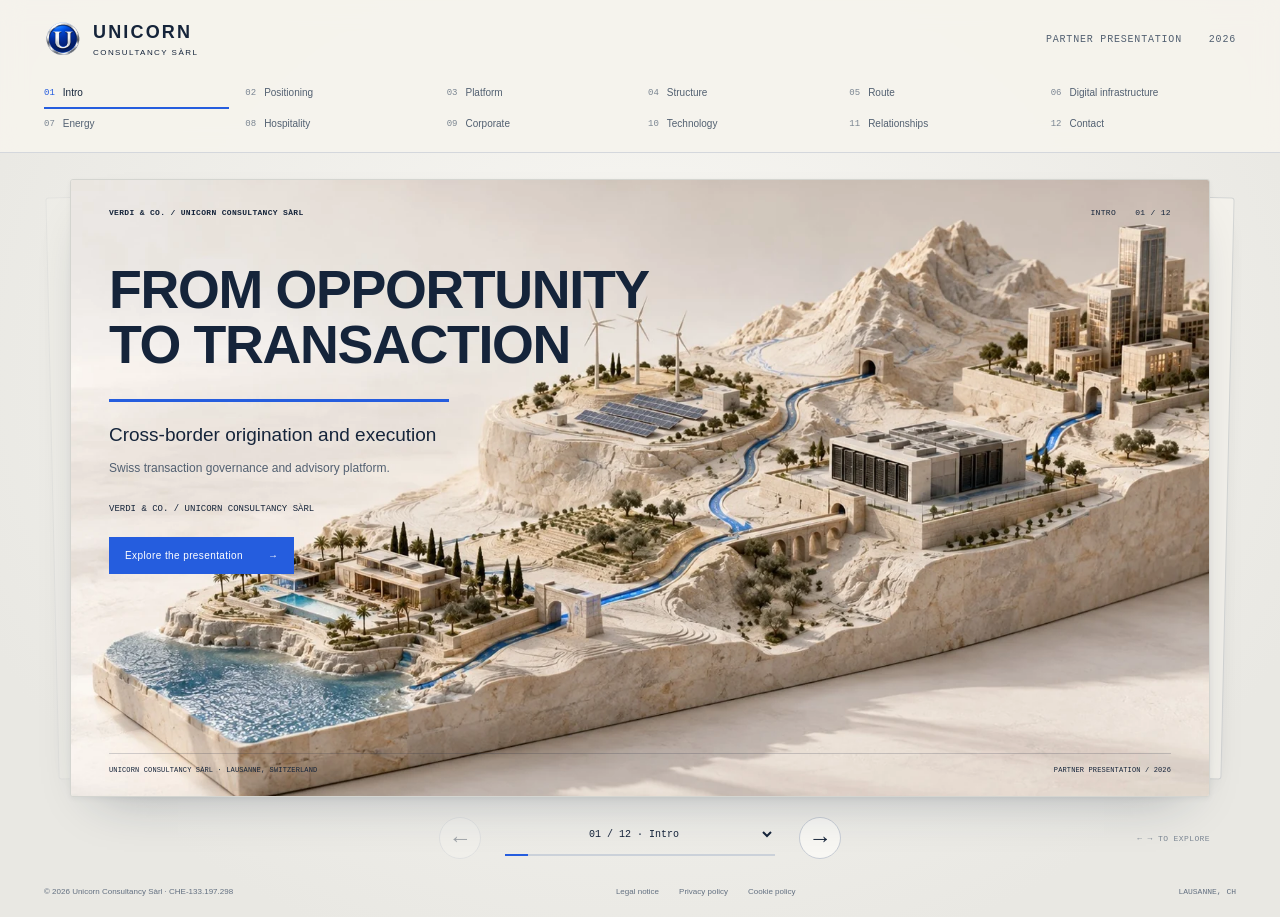
<file: index.html>
<!doctype html>
<html lang="en"><head><meta charset="utf-8"><meta name="viewport" content="width=device-width,initial-scale=1"><meta name="description" content="Verdi & Co. / Unicorn Consultancy Sàrl — a twelve-part presentation on cross-border origination, transaction governance and execution."><meta name="theme-color" content="#15243a"><title>Unicorn Consultancy Sàrl — Partner presentation</title><link rel="icon" href="assets/icons/favicon.ico" sizes="any"><link rel="icon" type="image/png" sizes="32x32" href="assets/icons/favicon-32x32.png"><link rel="icon" type="image/png" sizes="16x16" href="assets/icons/favicon-16x16.png"><link rel="apple-touch-icon" sizes="180x180" href="assets/icons/apple-touch-icon.png"><link rel="stylesheet" href="styles/main.css"><script src="scripts/main.js" defer></script></head>
<body class="presentation-page"><a class="skip-link" href="#main">Skip to presentation</a><header class="presentation-header"><div class="header-inner"><a class="brand" href="#slide-01" aria-label="Unicorn Consultancy Sàrl — first slide"><img src="assets/brand-u.png" width="34" height="34" alt=""><span>UNICORN<span class="brand-sub">CONSULTANCY SÀRL</span></span></a><span class="header-meta">PARTNER PRESENTATION <b>2026</b></span><button id="menu-toggle" class="menu-toggle" aria-controls="slide-menu" aria-expanded="false">Slides <span aria-hidden="true">☰</span></button></div><nav id="slide-menu" class="slide-menu" aria-label="Presentation sections"><button data-slide="1" aria-current="step"><span>01</span>Intro</button><button data-slide="2" ><span>02</span>Positioning</button><button data-slide="3" ><span>03</span>Platform</button><button data-slide="4" ><span>04</span>Structure</button><button data-slide="5" ><span>05</span>Route</button><button data-slide="6" ><span>06</span>Digital infrastructure</button><button data-slide="7" ><span>07</span>Energy</button><button data-slide="8" ><span>08</span>Hospitality</button><button data-slide="9" ><span>09</span>Corporate</button><button data-slide="10" ><span>10</span>Technology</button><button data-slide="11" ><span>11</span>Relationships</button><button data-slide="12" ><span>12</span>Contact</button></nav></header>
<main id="main" class="presentation-main"><div class="deck-stage" id="deck-stage" role="region" aria-roledescription="carousel" aria-label="Partner presentation"><span class="sheet-hint hint-left" aria-hidden="true"></span><span class="sheet-hint hint-right" aria-hidden="true"></span><div class="page-turn-zones" aria-label="Turn presentation sheet"><button id="sheet-previous" class="page-turn-zone zone-previous" aria-label="Previous slide" disabled><span aria-hidden="true">‹</span></button><button id="sheet-next" class="page-turn-zone zone-next" aria-label="Next slide"><span aria-hidden="true">›</span></button></div><div id="slides" class="slides"><article id="slide-01" class="slide cover" role="group" aria-roledescription="slide" aria-label="1 of 12: Intro" ><div class="slide-meta"><span>VERDI &amp; CO. / UNICORN CONSULTANCY SÀRL</span><span>INTRO <b>01 / 12</b></span></div><div class="slide-content"><div class="cover-copy"><h1 tabindex="-1">FROM OPPORTUNITY<br>TO TRANSACTION</h1><div class="blue-rule" aria-hidden="true"></div><p class="lead">Cross-border origination and execution</p><p class="intro-platform">Swiss transaction governance and advisory platform.</p><p class="cover-identity">VERDI &amp; CO. / UNICORN CONSULTANCY SÀRL</p><button class="start-button" data-slide="2">Explore the presentation <span aria-hidden="true">→</span></button></div><figure class="slide-image cover-art"><img src="assets/deck/hero-terrain.webp" alt="Carved stone terrain linking renewable energy, digital infrastructure and hospitality along a blue route." loading="lazy" decoding="async"></figure></div><div class="sheet-footer"><span>UNICORN CONSULTANCY SÀRL · LAUSANNE, SWITZERLAND</span><span>PARTNER PRESENTATION / 2026</span></div></article>
<article id="slide-02" class="slide " role="group" aria-roledescription="slide" aria-label="2 of 12: Positioning" hidden><div class="slide-meta"><span>VERDI &amp; CO. / UNICORN CONSULTANCY SÀRL</span><span>POSITIONING <b>02 / 12</b></span></div><div class="slide-content"><div class="position-layout"><div><h1 tabindex="-1">MOST OF THE WORK<br>HAPPENS BEFORE<br>A COUNTERPARTY<br>ENTERS THE ROOM</h1><div class="blue-rule" aria-hidden="true"></div><p class="lead position-copy">We establish the commercial basis, identify the relevant organisations and remain involved as information, structure and negotiating positions evolve.</p><p class="keyword-line">Authority / Positioning / Counterparty fit / Process continuity</p></div><aside class="position-aside"><span class="eyebrow">A TRANSACTION PARTNER</span><p>For opportunities that require judgement before distribution.</p><span class="aside-line" aria-hidden="true"></span></aside></div></div><div class="sheet-footer"><span>UNICORN CONSULTANCY SÀRL · LAUSANNE, SWITZERLAND</span><span>PARTNER PRESENTATION / 2026</span></div></article>
<article id="slide-03" class="slide " role="group" aria-roledescription="slide" aria-label="3 of 12: Platform" hidden><div class="slide-meta"><span>VERDI &amp; CO. / UNICORN CONSULTANCY SÀRL</span><span>PLATFORM <b>03 / 12</b></span></div><div class="slide-content"><h1 tabindex="-1">PLATFORM AT A GLANCE</h1><div class="blue-rule" aria-hidden="true"></div><p class="lead">Senior-led. International. Commercially focused.</p><div class="metrics"><div><strong>10<span>+</span></strong><h2>Years of experience</h2><p>Cross-border commercial and advisory work</p></div><div><strong>10<span>+</span></strong><h2>Markets</h2><p>Europe, LATAM, the United States and selected MEA and APAC</p></div><div><strong>$250M<span>+</span></strong><h2>Assets under advisory</h2><p>Public Verdi &amp; Co. profile metric; not completed transaction volume</p></div></div><div class="sector-block"><p class="eyebrow">SECTOR FOCUS</p><div class="sectors"><span>Digital infrastructure</span><span>Energy and BESS</span><span>Hospitality and real assets</span><span>Selected corporate transactions</span></div></div><p class="qualification">Experience and project examples reflect the relevant engagement stage.</p></div><div class="sheet-footer"><span>UNICORN CONSULTANCY SÀRL · LAUSANNE, SWITZERLAND</span><span>PARTNER PRESENTATION / 2026</span></div></article>
<article id="slide-04" class="slide " role="group" aria-roledescription="slide" aria-label="4 of 12: Structure" hidden><div class="slide-meta"><span>VERDI &amp; CO. / UNICORN CONSULTANCY SÀRL</span><span>STRUCTURE <b>04 / 12</b></span></div><div class="slide-content"><h1 tabindex="-1">OPERATING STRUCTURE</h1><div class="blue-rule" aria-hidden="true"></div><p class="lead">Distinct responsibilities within one transaction process.</p><div class="structure-grid"><section class="structure-panel"><p class="eyebrow">ORIGINATION / POSITIONING / CONTINUITY</p><h2>Verdi &amp; Co.</h2><p class="person">Djamal Gakhverdiev</p><ul><li>Strategic origination and project assessment</li><li>Transaction positioning and counterparty strategy</li><li>Relationship continuity as the process develops</li></ul></section><section class="structure-panel"><p class="eyebrow">CONTRACTING / GOVERNANCE / ECONOMICS</p><h2>Unicorn Consultancy Sàrl</h2><p class="person">Swiss operating company</p><ul><li>Contracting and transaction governance</li><li>Confidentiality and process documentation</li><li>Transaction-specific payment architecture</li></ul></section></div><p class="qualification">Scope and economics are defined for each opportunity within the applicable legal and regulatory perimeter.</p></div><div class="sheet-footer"><span>UNICORN CONSULTANCY SÀRL · LAUSANNE, SWITZERLAND</span><span>PARTNER PRESENTATION / 2026</span></div></article>
<article id="slide-05" class="slide " role="group" aria-roledescription="slide" aria-label="5 of 12: Route" hidden><div class="slide-meta"><span>VERDI &amp; CO. / UNICORN CONSULTANCY SÀRL</span><span>ROUTE <b>05 / 12</b></span></div><div class="slide-content"><div class="split"><div><h1 tabindex="-1">A CONTROLLED<br>ROUTE TO MARKET</h1><div class="blue-rule" aria-hidden="true"></div><p class="lead">Each phase creates the basis for the next.</p><ol class="numbered-list"><li><span>01</span><div><h2>Qualify</h2><p>Authority, evidence and commercial basis</p></div></li><li><span>02</span><div><h2>Position</h2><p>Perimeter, structure and disclosure sequence</p></div></li><li><span>03</span><div><h2>Match</h2><p>Mandate, capital and strategic fit</p></div></li><li><span>04</span><div><h2>Engage</h2><p>Controlled access and direct dialogue</p></div></li><li><span>05</span><div><h2>Progress</h2><p>Diligence, negotiation and milestones</p></div></li></ol></div><figure class="slide-image route-art"><img src="assets/deck/transaction-route.webp" alt="Five stone gateways along a continuous vivid blue route." loading="lazy" decoding="async"></figure></div></div><div class="sheet-footer"><span>UNICORN CONSULTANCY SÀRL · LAUSANNE, SWITZERLAND</span><span>PARTNER PRESENTATION / 2026</span></div></article>
<article id="slide-06" class="slide " role="group" aria-roledescription="slide" aria-label="6 of 12: Digital infrastructure" hidden><div class="slide-meta"><span>VERDI &amp; CO. / UNICORN CONSULTANCY SÀRL</span><span>DIGITAL INFRASTRUCTURE <b>06 / 12</b></span></div><div class="slide-content"><div class="split"> <div><h1 tabindex="-1">DIGITAL<br>INFRASTRUCTURE</h1><div class="blue-rule" aria-hidden="true"></div><div class="case"><p class="eyebrow">GERMANY</p><h2 class="case-metric">100MW</h2><p class="case-detail">Initial phase / c.300MW potential</p><p>Project assessment, corporate and SPV positioning, and mapping of relevant capital and strategic counterparties.</p><p class="case-status">Confidential workstream under review.</p></div><div class="case"><p class="eyebrow">POLAND</p><h2 class="case-metric">60MW</h2><p class="case-detail">Stated potential to 108MW</p><p>Project review and operator, hyperscaler and investor route assessment.</p><p class="case-status">Preliminary review subject to documentary confirmation.</p></div><p class="qualification">Project parameters and review-stage examples; not completed transaction claims.</p></div><figure class="slide-image "><img src="assets/deck/digital-infrastructure.webp" alt="Stone architectural model of a data centre connected by blue infrastructure routes." loading="lazy" decoding="async"></figure></div></div><div class="sheet-footer"><span>UNICORN CONSULTANCY SÀRL · LAUSANNE, SWITZERLAND</span><span>PARTNER PRESENTATION / 2026</span></div></article>
<article id="slide-07" class="slide " role="group" aria-roledescription="slide" aria-label="7 of 12: Energy" hidden><div class="slide-meta"><span>VERDI &amp; CO. / UNICORN CONSULTANCY SÀRL</span><span>ENERGY <b>07 / 12</b></span></div><div class="slide-content"><h1 tabindex="-1">ENERGY ORIGINATION</h1><div class="blue-rule" aria-hidden="true"></div><p class="lead">Two mandates, stated at the stage in which Verdi &amp; Co. was involved.</p><div class="energy-grid"><div class="case"><p class="eyebrow">CARIBBEAN · SOLAR PV</p><h2 class="case-metric">≈800MW</h2><p class="case-detail">Diversified portfolio under a signed sell-side mandate</p><p>Institutional counterparty evaluation and diligence activity. Four IPPs were in evaluation at the relevant stage.</p></div><div class="case"><p class="eyebrow">NORTHERN EUROPE · WIND</p><h2 class="case-metric">≈2GW</h2><p class="case-detail">Offshore and onshore wind developer platform</p><p>Relationship facilitation with a UK investment fund and transaction dialogue with the developer.</p></div></div><p class="qualification">Historical origination examples. Figures are project parameters, not completed transaction volume.</p></div><div class="sheet-footer"><span>UNICORN CONSULTANCY SÀRL · LAUSANNE, SWITZERLAND</span><span>PARTNER PRESENTATION / 2026</span></div></article>
<article id="slide-08" class="slide " role="group" aria-roledescription="slide" aria-label="8 of 12: Hospitality" hidden><div class="slide-meta"><span>VERDI &amp; CO. / UNICORN CONSULTANCY SÀRL</span><span>HOSPITALITY <b>08 / 12</b></span></div><div class="slide-content"><div class="split"><div><h1 tabindex="-1">HOSPITALITY<br>AND REAL ASSETS</h1><div class="blue-rule" aria-hidden="true"></div><div class="case"><p class="eyebrow">EASTERN MEDITERRANEAN</p><h2 class="case-metric">250+ keys</h2><p class="case-detail">c.€100m owner-led transaction</p><p>Owner-side access, commercial positioning, buyer and capital mapping, with controlled engagement of selected hotel investors and operators.</p></div><div class="case"><p class="eyebrow">SOUTHERN EUROPE</p><h2 class="case-metric">c.€15m</h2><p class="case-detail">Equity requirement for branded hotel and residences</p><p>Project review, capital structure assessment and investor fit analysis.</p><p class="case-status">Preliminary capital process under review.</p></div><p class="qualification">Selected engagement examples; figures do not represent completed transaction volume.</p></div><figure class="slide-image "><img src="assets/deck/hospitality.webp" alt="Carved stone hospitality and resort model with a blue route." loading="lazy" decoding="async"></figure></div></div><div class="sheet-footer"><span>UNICORN CONSULTANCY SÀRL · LAUSANNE, SWITZERLAND</span><span>PARTNER PRESENTATION / 2026</span></div></article>
<article id="slide-09" class="slide " role="group" aria-roledescription="slide" aria-label="9 of 12: Corporate" hidden><div class="slide-meta"><span>VERDI &amp; CO. / UNICORN CONSULTANCY SÀRL</span><span>CORPORATE <b>09 / 12</b></span></div><div class="slide-content"><div class="split"><div><h1 tabindex="-1">CORPORATE<br>TRANSACTIONS</h1><div class="blue-rule" aria-hidden="true"></div><div class="case"><p class="eyebrow">CONSTRUCTION TECHNOLOGY · EUROPE</p><h2 class="case-metric">c.€40m+</h2><p class="case-detail">Indicative valuation</p><p>Shareholder dialogue and full-exit or growth-equity positioning. Strategic acquirer and financial sponsor routes assessed.</p><p class="case-status">Exploratory shareholder-led process.</p></div><div class="case"><p class="eyebrow">OPERATING PLATFORM · SOUTHEAST EUROPE</p><h2 class="case-metric">c.€30m</h2><p class="case-detail">Consideration for an owner-led full sale</p><p>Buyer qualification and transaction-structure dialogue for a potential 100% acquisition.</p><p class="case-status">Credible-buyer route under qualification.</p></div><p class="qualification">Indicative parameters and process-stage examples; not completed transaction claims.</p></div><figure class="slide-image "><img src="assets/deck/corporate-transactions.webp" alt="Corporate infrastructure model in stone with blue transaction connections." loading="lazy" decoding="async"></figure></div></div><div class="sheet-footer"><span>UNICORN CONSULTANCY SÀRL · LAUSANNE, SWITZERLAND</span><span>PARTNER PRESENTATION / 2026</span></div></article>
<article id="slide-10" class="slide " role="group" aria-roledescription="slide" aria-label="10 of 12: Technology" hidden><div class="slide-meta"><span>VERDI &amp; CO. / UNICORN CONSULTANCY SÀRL</span><span>TECHNOLOGY <b>10 / 12</b></span></div><div class="slide-content"><div class="split technology-layout"><figure class="slide-image "><img src="assets/deck/technology-special-situations.webp" alt="Technology assets connected to strategic acquirers, software groups, private equity platforms, special-situations capital and sector operators." loading="lazy" decoding="async"></figure><div><h1 tabindex="-1">TECHNOLOGY &amp;<br>SPECIAL SITUATIONS</h1><div class="blue-rule" aria-hidden="true"></div><p class="lead">Software, digital infrastructure and technology assets mapped to counterparties most capable of underwriting strategic value.</p><ol class="numbered-list technology-list"><li><span>01</span><div><h2>Market mapping</h2><p>Relevant strategic acquirers, permanent-capital groups and financial investors mapped by subsector, with known acquisition criteria, historical feedback and sector-specific buyer logic.</p></div></li><li><span>02</span><div><h2>Senior access</h2><p>Direct dialogue with decision-makers across strategic, permanent-capital, private equity and special-situations counterparties, enabling targeted, bilateral engagement where there is a clear strategic fit.</p></div></li><li><span>03</span><div><h2>Complex perimeters</h2><p>Whole companies, carve-outs, product lines, IP, customer bases and technology-enabled services, including founder exits, portfolio reviews, non-core divestments and creditor-led situations.</p></div></li></ol></div></div></div><div class="sheet-footer"><span>UNICORN CONSULTANCY SÀRL · LAUSANNE, SWITZERLAND</span><span>PARTNER PRESENTATION / 2026</span></div></article>
<article id="slide-11" class="slide " role="group" aria-roledescription="slide" aria-label="11 of 12: Relationships" hidden><div class="slide-meta"><span>VERDI &amp; CO. / UNICORN CONSULTANCY SÀRL</span><span>RELATIONSHIPS <b>11 / 12</b></span></div><div class="slide-content"><h1 tabindex="-1">RELATIONSHIP ACTIVATION</h1><div class="blue-rule" aria-hidden="true"></div><p class="lead">A counterparty route becomes relevant when the opportunity and the process are ready for direct dialogue.</p><div class="relationship-grid"><section><span class="stage-number">01</span><h2>Coherent project evidence</h2><p>The project basis supports serious review.</p></section><section><span class="stage-number">02</span><h2>Documented authority</h2><p>The owner, sponsor, SPV or source relationship is understood.</p></section><section><span class="stage-number">03</span><h2>Strategic fit</h2><p>The organisation matches the transaction thesis and known criteria.</p></section><section><span class="stage-number">04</span><h2>Agreed process and economics</h2><p>Disclosure, roles and transaction-specific economics are aligned.</p></section></div><div class="relationship-principles"><span>Known criteria guide outreach.</span><span>Disclosure follows genuine interest.</span><span>Direct dialogue begins under agreed conditions.</span></div><p class="qualification">Identity and substantive materials are released progressively as interest and confidentiality conditions develop.</p></div><div class="sheet-footer"><span>UNICORN CONSULTANCY SÀRL · LAUSANNE, SWITZERLAND</span><span>PARTNER PRESENTATION / 2026</span></div></article>
<article id="slide-12" class="slide " role="group" aria-roledescription="slide" aria-label="12 of 12: Contact" hidden><div class="slide-meta"><span>VERDI &amp; CO. / UNICORN CONSULTANCY SÀRL</span><span>CONTACT <b>12 / 12</b></span></div><div class="slide-content"><div class="contact-layout"><div><h1 tabindex="-1">A QUALIFIED<br>CONVERSATION</h1><div class="blue-rule" aria-hidden="true"></div><p class="lead">Project-specific cooperation with clear authority, relevant counterparties and agreed economics.</p><div class="contacts"><section><h2>Djamal Gakhverdiev</h2><p>Strategic Origination &amp; Business Development</p><a href="mailto:ceo@theverdico.com">ceo@theverdico.com <span aria-hidden="true">↗</span></a></section><section><h2>Adrian Michal Kudla</h2><p>Associé gérant, Unicorn Consultancy Sàrl</p><a href="mailto:adrian.kudla@unicornconsultancy.ch">adrian.kudla@unicornconsultancy.ch <span aria-hidden="true">↗</span></a></section></div><address>Unicorn Consultancy Sàrl · CHE-133.197.298<br>Rue du Simplon 37, 1006 Lausanne, Switzerland</address></div><figure class="slide-image "><img src="assets/deck/qualified-conversation.webp" alt="Stone gateway and blue bridge beside a transaction document." loading="lazy" decoding="async"></figure></div><details class="disclaimer" open><summary>Business-to-business presentation · Important information</summary><p>This presentation is a selective summary for business-to-business discussion. It is not an offer, investment recommendation, regulated brokerage appointment or professional legal, tax, technical, valuation or investment-advisory engagement. Figures and status descriptions may include third-party information. Recipients must conduct their own diligence and rely only on definitive documents executed by authorised transaction principals. Nothing creates an obligation to proceed, exclusivity, partnership, agency or authority to bind another person.</p></details></div><div class="sheet-footer"><span>UNICORN CONSULTANCY SÀRL · LAUSANNE, SWITZERLAND</span><span>PARTNER PRESENTATION / 2026</span></div></article></div></div><div class="deck-controls"><button id="previous-slide" class="arrow-button" aria-label="Previous slide" disabled><span aria-hidden="true">←</span></button><div class="progress-control"><label class="sr-only" for="slide-select">Choose a slide</label><select id="slide-select"><option value="1">01 / 12 · Intro</option><option value="2">02 / 12 · Positioning</option><option value="3">03 / 12 · Platform</option><option value="4">04 / 12 · Structure</option><option value="5">05 / 12 · Route</option><option value="6">06 / 12 · Digital infrastructure</option><option value="7">07 / 12 · Energy</option><option value="8">08 / 12 · Hospitality</option><option value="9">09 / 12 · Corporate</option><option value="10">10 / 12 · Technology</option><option value="11">11 / 12 · Relationships</option><option value="12">12 / 12 · Contact</option></select><div id="slide-progress" class="progress-track" role="progressbar" aria-label="Presentation progress" aria-valuemin="1" aria-valuemax="12" aria-valuenow="1"><span></span></div></div><button id="next-slide" class="arrow-button" aria-label="Next slide"><span aria-hidden="true">→</span></button><span class="keyboard-hint">← → TO EXPLORE</span></div><p id="slide-announcement" class="sr-only" role="status" aria-live="polite" aria-atomic="true"></p></main><footer class="presentation-footer"><span>© 2026 Unicorn Consultancy Sàrl · CHE-133.197.298</span><nav aria-label="Legal navigation"><a href="legal-notice.html">Legal notice</a><a href="privacy-policy.html">Privacy policy</a><a href="cookie-policy.html">Cookie policy</a></nav><span>LAUSANNE, CH</span></footer><noscript><style>.slide[hidden]{display:flex!important}.slide{height:auto!important;margin-bottom:24px}.page-turn-zones,.sheet-hint,.deck-controls,.slide-menu,.menu-toggle,.start-button{display:none!important}</style><p class="noscript-note">JavaScript is disabled. All twelve presentation pages are shown below one another.</p></noscript></body></html>
</file>
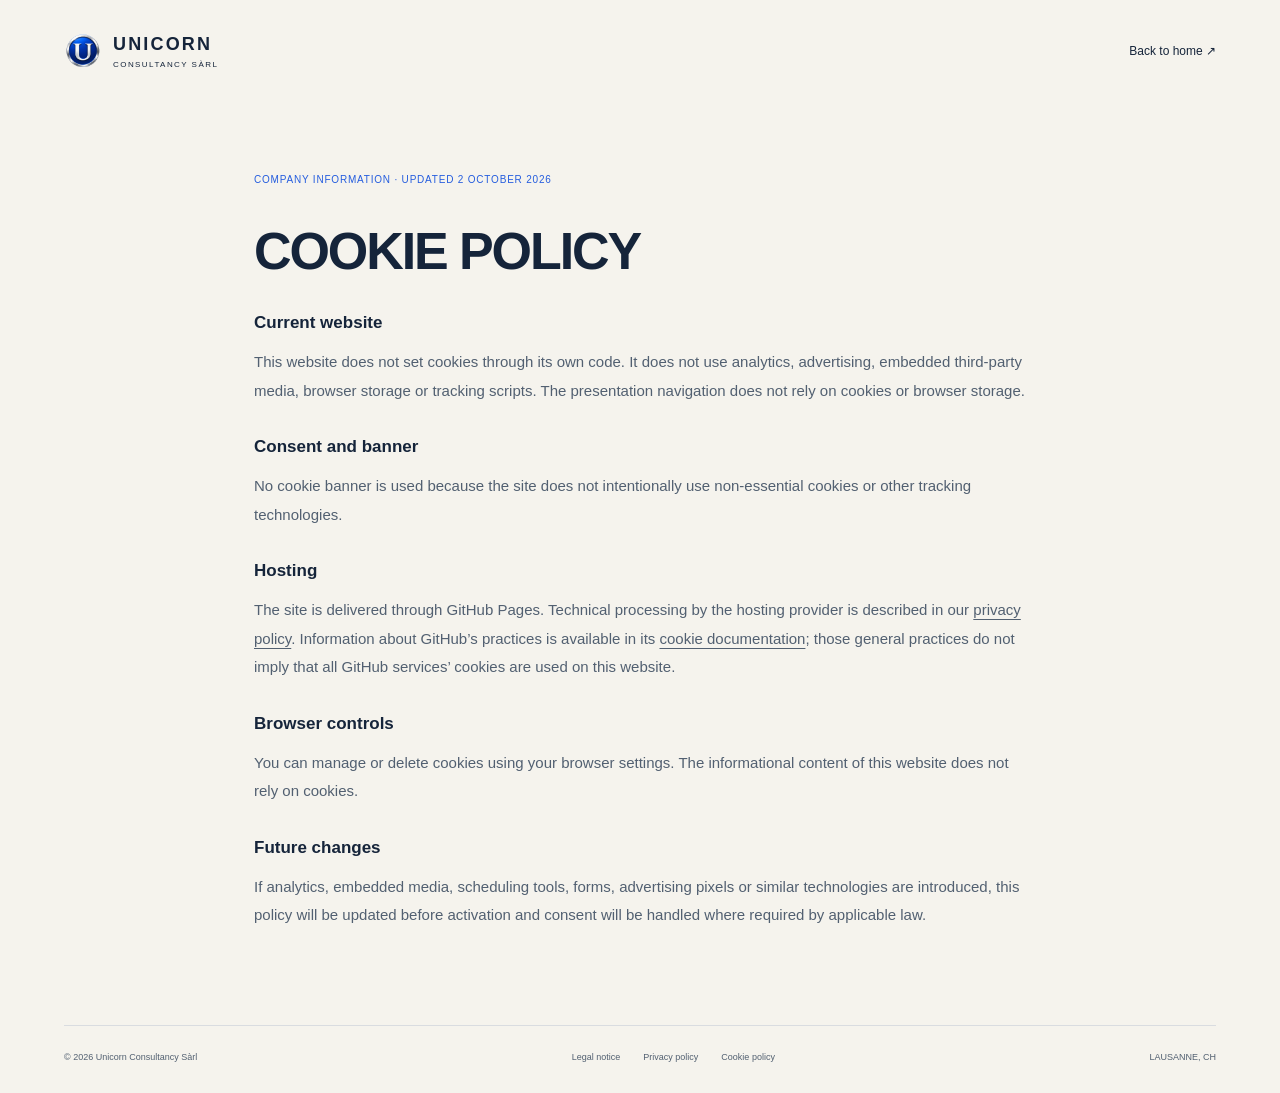
<file: cookie-policy.html>
<!doctype html>
<html lang="en"><head><meta charset="utf-8"><meta name="viewport" content="width=device-width, initial-scale=1"><meta name="description" content="Cookie policy for the Unicorn Consultancy Sàrl website."><meta name="theme-color" content="#343d32"><title>Cookie policy — Unicorn Consultancy Sàrl</title><link rel="icon" href="assets/icons/favicon.ico" sizes="any"><link rel="icon" type="image/png" sizes="32x32" href="assets/icons/favicon-32x32.png"><link rel="icon" type="image/png" sizes="16x16" href="assets/icons/favicon-16x16.png"><link rel="apple-touch-icon" sizes="180x180" href="assets/icons/apple-touch-icon.png"><link rel="stylesheet" href="styles/main.css"></head><body><a class="skip-link" href="#main">Skip to content</a><header class="site-header wrap"><a class="brand" href="./"><img src="assets/brand-u.png" width="38" height="38" alt=""><span>UNICORN<span class="brand-sub">CONSULTANCY SÀRL</span></span></a><nav aria-label="Main navigation"><a href="./">Back to home <span aria-hidden="true">↗</span></a></nav></header><main id="main" class="legal-main wrap"><p class="eyebrow">COMPANY INFORMATION · UPDATED 2 OCTOBER 2026</p>
<h1>Cookie policy</h1>
<h2>Current website</h2>
<p>This website does not set cookies through its own code. It does not use analytics, advertising, embedded third-party media, browser storage or tracking scripts. The presentation navigation does not rely on cookies or browser storage.</p>
<h2>Consent and banner</h2>
<p>No cookie banner is used because the site does not intentionally use non-essential cookies or other tracking technologies.</p>
<h2>Hosting</h2>
<p>The site is delivered through GitHub Pages. Technical processing by the hosting provider is described in our <a href="privacy-policy.html">privacy policy</a>. Information about GitHub’s practices is available in its <a href="https://docs.github.com/en/site-policy/privacy-policies/github-cookies">cookie documentation</a>; those general practices do not imply that all GitHub services’ cookies are used on this website.</p>
<h2>Browser controls</h2>
<p>You can manage or delete cookies using your browser settings. The informational content of this website does not rely on cookies.</p>
<h2>Future changes</h2>
<p>If analytics, embedded media, scheduling tools, forms, advertising pixels or similar technologies are introduced, this policy will be updated before activation and consent will be handled where required by applicable law.</p>
</main><footer class="site-footer wrap"><div class="footer-bottom"><span>© 2026 Unicorn Consultancy Sàrl</span><nav aria-label="Legal navigation"><a href="legal-notice.html">Legal notice</a><a href="privacy-policy.html">Privacy policy</a><a href="cookie-policy.html" aria-current="page">Cookie policy</a></nav><span>LAUSANNE, CH</span></div></footer></body></html>
</file>
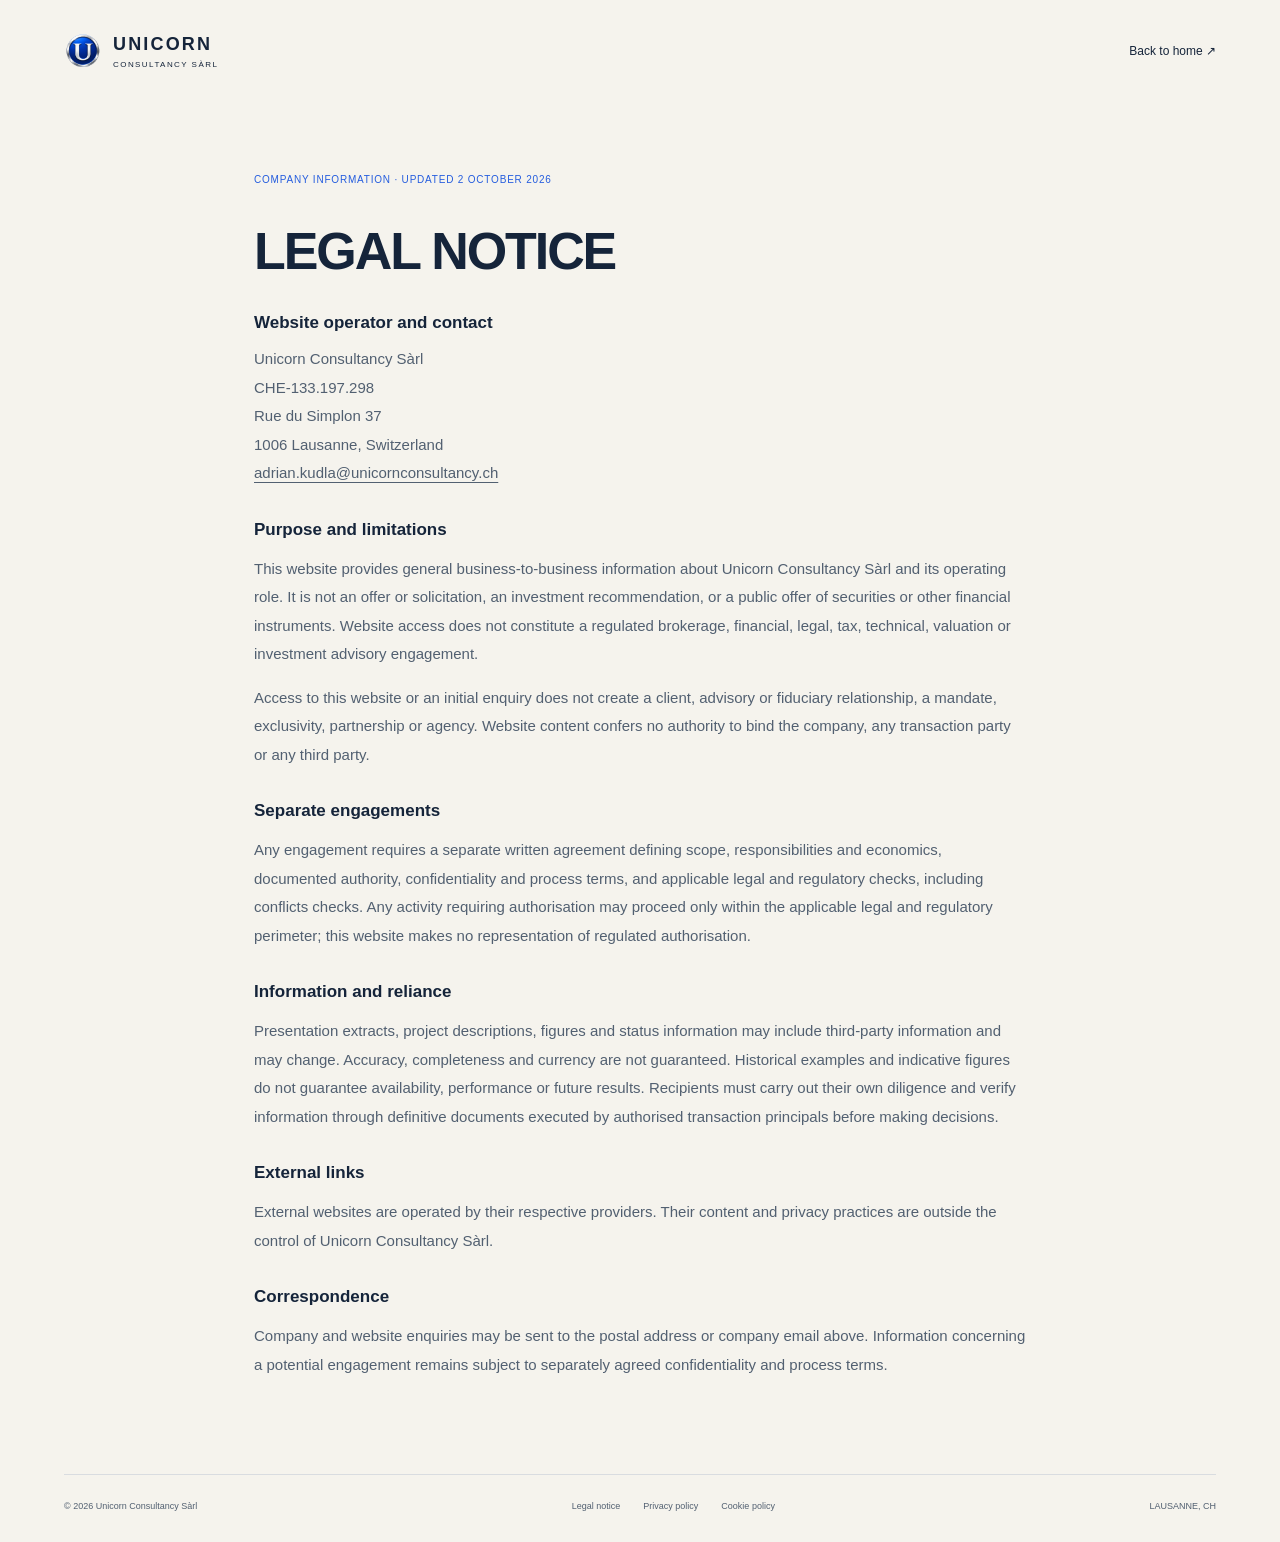
<file: legal-notice.html>
<!doctype html>
<html lang="en"><head><meta charset="utf-8"><meta name="viewport" content="width=device-width, initial-scale=1"><meta name="description" content="Legal notice for the Unicorn Consultancy Sàrl website."><meta name="theme-color" content="#343d32"><title>Legal notice — Unicorn Consultancy Sàrl</title><link rel="icon" href="assets/icons/favicon.ico" sizes="any"><link rel="icon" type="image/png" sizes="32x32" href="assets/icons/favicon-32x32.png"><link rel="icon" type="image/png" sizes="16x16" href="assets/icons/favicon-16x16.png"><link rel="apple-touch-icon" sizes="180x180" href="assets/icons/apple-touch-icon.png"><link rel="stylesheet" href="styles/main.css"></head><body><a class="skip-link" href="#main">Skip to content</a><header class="site-header wrap"><a class="brand" href="./"><img src="assets/brand-u.png" width="38" height="38" alt=""><span>UNICORN<span class="brand-sub">CONSULTANCY SÀRL</span></span></a><nav aria-label="Main navigation"><a href="./">Back to home <span aria-hidden="true">↗</span></a></nav></header><main id="main" class="legal-main wrap"><p class="eyebrow">COMPANY INFORMATION · UPDATED 2 OCTOBER 2026</p>
<h1>Legal notice</h1>
<h2>Website operator and contact</h2>
<address>Unicorn Consultancy Sàrl<br>CHE-133.197.298<br>Rue du Simplon 37<br>1006 Lausanne, Switzerland<br><a href="mailto:adrian.kudla@unicornconsultancy.ch">adrian.kudla@unicornconsultancy.ch</a></address>
<h2>Purpose and limitations</h2>
<p>This website provides general business-to-business information about Unicorn Consultancy Sàrl and its operating role. It is not an offer or solicitation, an investment recommendation, or a public offer of securities or other financial instruments. Website access does not constitute a regulated brokerage, financial, legal, tax, technical, valuation or investment advisory engagement.</p>
<p>Access to this website or an initial enquiry does not create a client, advisory or fiduciary relationship, a mandate, exclusivity, partnership or agency. Website content confers no authority to bind the company, any transaction party or any third party.</p>
<h2>Separate engagements</h2>
<p>Any engagement requires a separate written agreement defining scope, responsibilities and economics, documented authority, confidentiality and process terms, and applicable legal and regulatory checks, including conflicts checks. Any activity requiring authorisation may proceed only within the applicable legal and regulatory perimeter; this website makes no representation of regulated authorisation.</p>
<h2>Information and reliance</h2>
<p>Presentation extracts, project descriptions, figures and status information may include third-party information and may change. Accuracy, completeness and currency are not guaranteed. Historical examples and indicative figures do not guarantee availability, performance or future results. Recipients must carry out their own diligence and verify information through definitive documents executed by authorised transaction principals before making decisions.</p>
<h2>External links</h2>
<p>External websites are operated by their respective providers. Their content and privacy practices are outside the control of Unicorn Consultancy Sàrl.</p>
<h2>Correspondence</h2>
<p>Company and website enquiries may be sent to the postal address or company email above. Information concerning a potential engagement remains subject to separately agreed confidentiality and process terms.</p>
</main><footer class="site-footer wrap"><div class="footer-bottom"><span>© 2026 Unicorn Consultancy Sàrl</span><nav aria-label="Legal navigation"><a href="legal-notice.html" aria-current="page">Legal notice</a><a href="privacy-policy.html">Privacy policy</a><a href="cookie-policy.html">Cookie policy</a></nav><span>LAUSANNE, CH</span></div></footer></body></html>
</file>
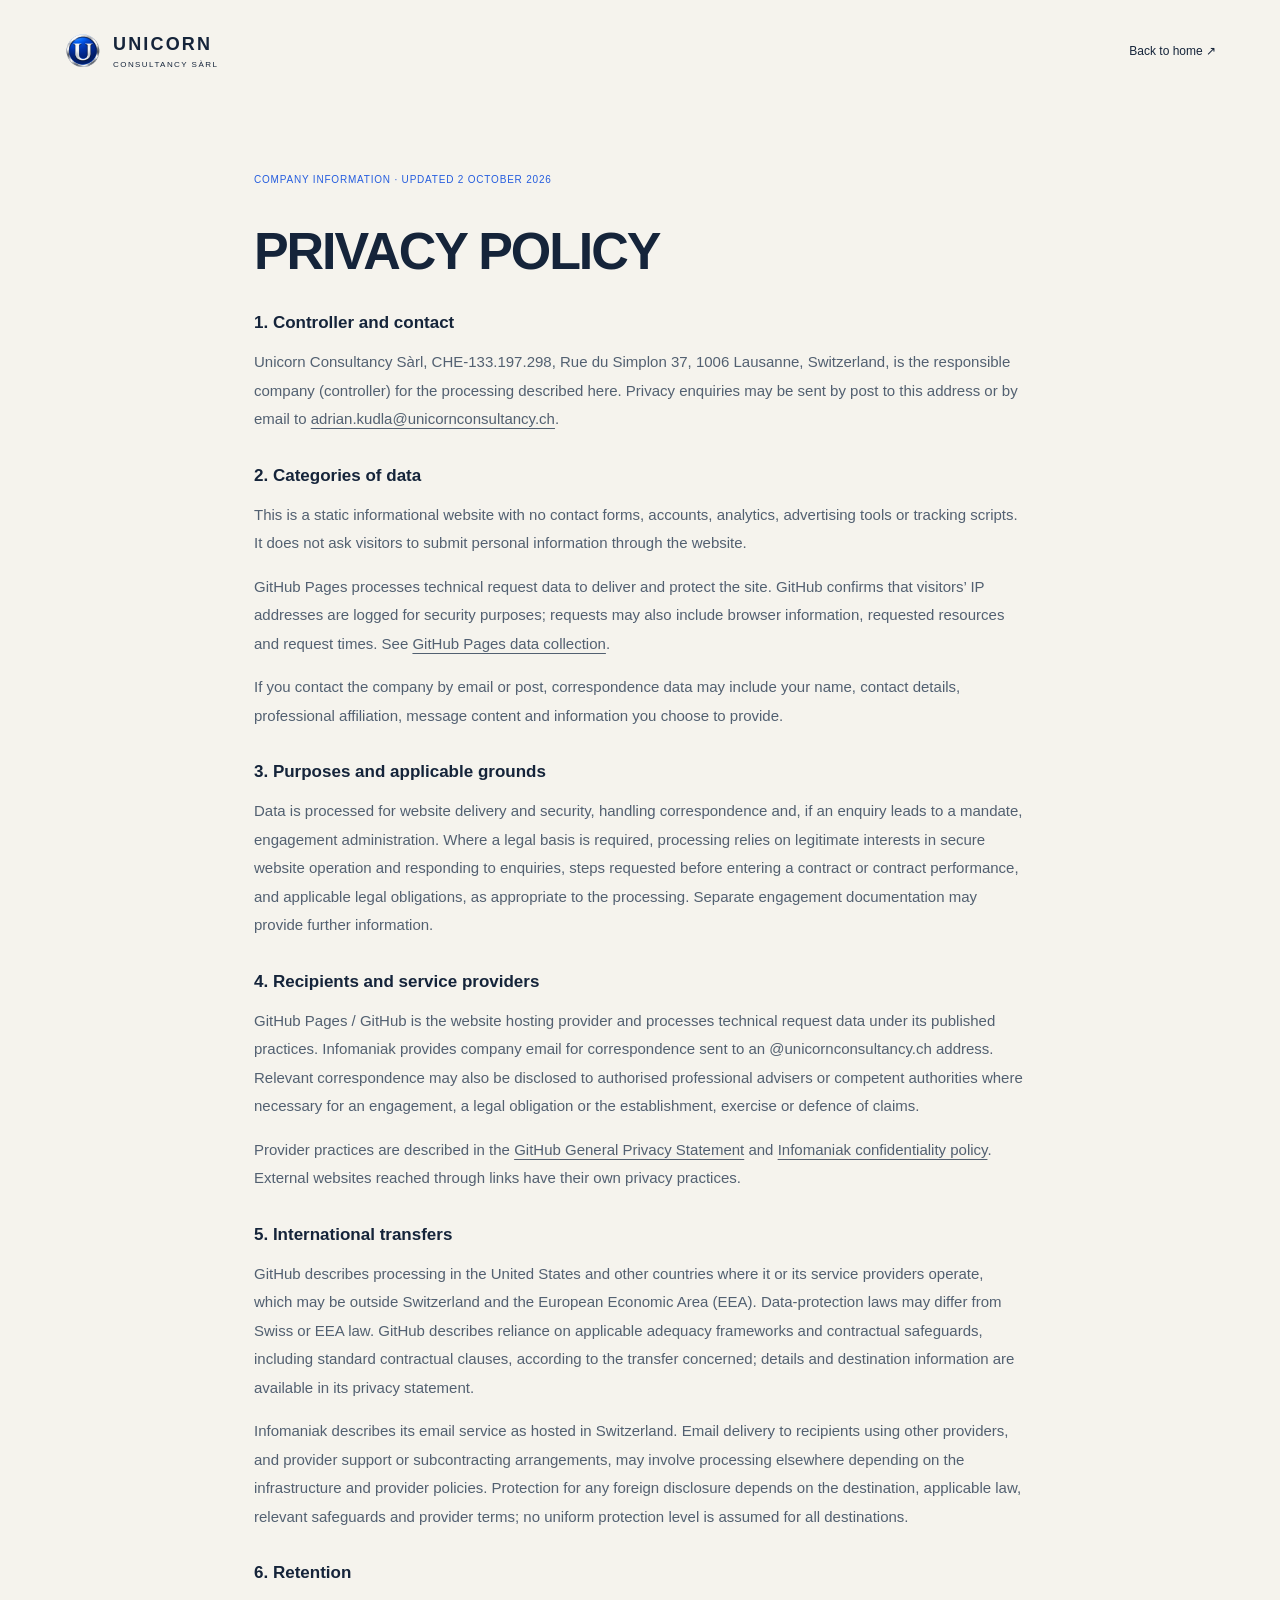
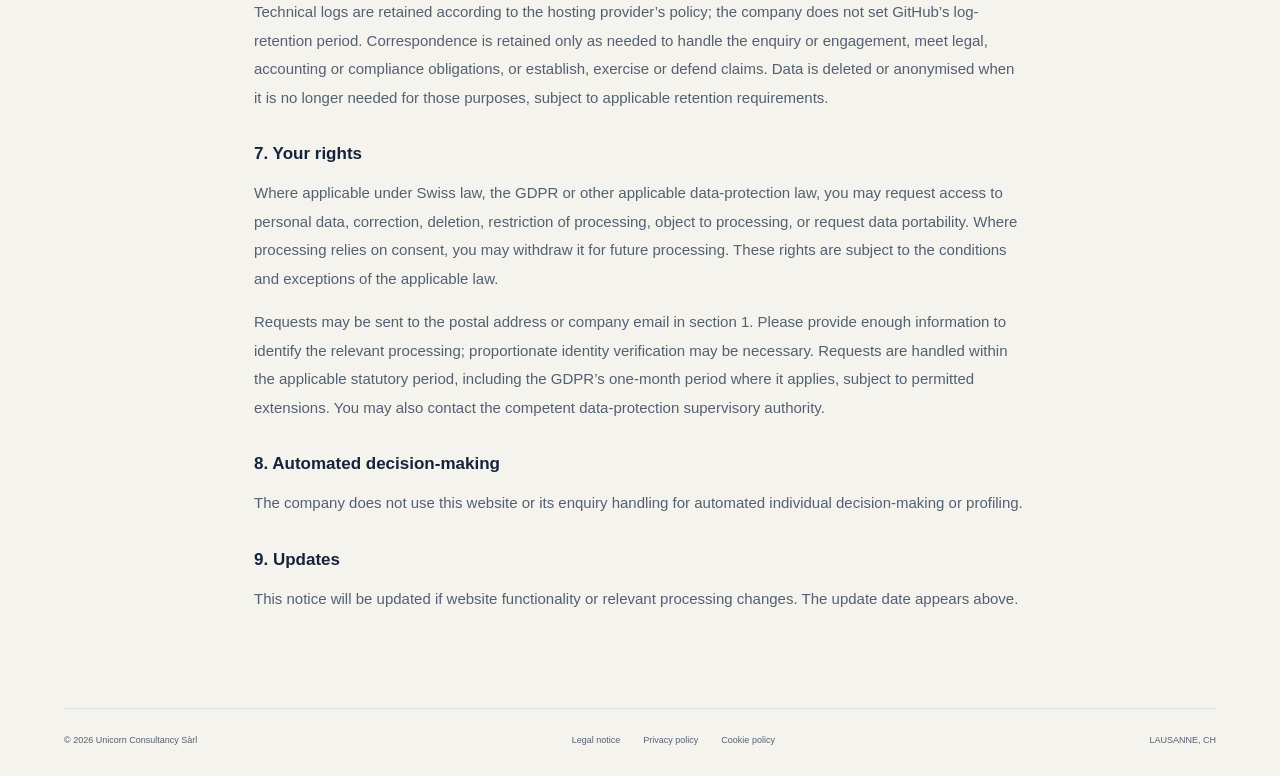
<file: privacy-policy.html>
<!doctype html>
<html lang="en"><head><meta charset="utf-8"><meta name="viewport" content="width=device-width, initial-scale=1"><meta name="description" content="Privacy policy for the Unicorn Consultancy Sàrl website."><meta name="theme-color" content="#343d32"><title>Privacy policy — Unicorn Consultancy Sàrl</title><link rel="icon" href="assets/icons/favicon.ico" sizes="any"><link rel="icon" type="image/png" sizes="32x32" href="assets/icons/favicon-32x32.png"><link rel="icon" type="image/png" sizes="16x16" href="assets/icons/favicon-16x16.png"><link rel="apple-touch-icon" sizes="180x180" href="assets/icons/apple-touch-icon.png"><link rel="stylesheet" href="styles/main.css"></head><body><a class="skip-link" href="#main">Skip to content</a><header class="site-header wrap"><a class="brand" href="./"><img src="assets/brand-u.png" width="38" height="38" alt=""><span>UNICORN<span class="brand-sub">CONSULTANCY SÀRL</span></span></a><nav aria-label="Main navigation"><a href="./">Back to home <span aria-hidden="true">↗</span></a></nav></header><main id="main" class="legal-main wrap"><p class="eyebrow">COMPANY INFORMATION · UPDATED 2 OCTOBER 2026</p>
<h1>Privacy policy</h1>
<h2>1. Controller and contact</h2>
<p>Unicorn Consultancy Sàrl, CHE-133.197.298, Rue du Simplon 37, 1006 Lausanne, Switzerland, is the responsible company (controller) for the processing described here. Privacy enquiries may be sent by post to this address or by email to <a href="mailto:adrian.kudla@unicornconsultancy.ch">adrian.kudla@unicornconsultancy.ch</a>.</p>
<h2>2. Categories of data</h2>
<p>This is a static informational website with no contact forms, accounts, analytics, advertising tools or tracking scripts. It does not ask visitors to submit personal information through the website.</p>
<p>GitHub Pages processes technical request data to deliver and protect the site. GitHub confirms that visitors’ IP addresses are logged for security purposes; requests may also include browser information, requested resources and request times. See <a href="https://docs.github.com/en/pages/getting-started-with-github-pages/what-is-github-pages#data-collection">GitHub Pages data collection</a>.</p>
<p>If you contact the company by email or post, correspondence data may include your name, contact details, professional affiliation, message content and information you choose to provide.</p>
<h2>3. Purposes and applicable grounds</h2>
<p>Data is processed for website delivery and security, handling correspondence and, if an enquiry leads to a mandate, engagement administration. Where a legal basis is required, processing relies on legitimate interests in secure website operation and responding to enquiries, steps requested before entering a contract or contract performance, and applicable legal obligations, as appropriate to the processing. Separate engagement documentation may provide further information.</p>
<h2>4. Recipients and service providers</h2>
<p>GitHub Pages / GitHub is the website hosting provider and processes technical request data under its published practices. Infomaniak provides company email for correspondence sent to an @unicornconsultancy.ch address. Relevant correspondence may also be disclosed to authorised professional advisers or competent authorities where necessary for an engagement, a legal obligation or the establishment, exercise or defence of claims.</p>
<p>Provider practices are described in the <a href="https://docs.github.com/en/site-policy/privacy-policies/github-general-privacy-statement">GitHub General Privacy Statement</a> and <a href="https://www.infomaniak.com/en/legal/confidentiality-policy">Infomaniak confidentiality policy</a>. External websites reached through links have their own privacy practices.</p>
<h2>5. International transfers</h2>
<p>GitHub describes processing in the United States and other countries where it or its service providers operate, which may be outside Switzerland and the European Economic Area (EEA). Data-protection laws may differ from Swiss or EEA law. GitHub describes reliance on applicable adequacy frameworks and contractual safeguards, including standard contractual clauses, according to the transfer concerned; details and destination information are available in its privacy statement.</p>
<p>Infomaniak describes its email service as hosted in Switzerland. Email delivery to recipients using other providers, and provider support or subcontracting arrangements, may involve processing elsewhere depending on the infrastructure and provider policies. Protection for any foreign disclosure depends on the destination, applicable law, relevant safeguards and provider terms; no uniform protection level is assumed for all destinations.</p>
<h2>6. Retention</h2>
<p>Technical logs are retained according to the hosting provider’s policy; the company does not set GitHub’s log-retention period. Correspondence is retained only as needed to handle the enquiry or engagement, meet legal, accounting or compliance obligations, or establish, exercise or defend claims. Data is deleted or anonymised when it is no longer needed for those purposes, subject to applicable retention requirements.</p>
<h2>7. Your rights</h2>
<p>Where applicable under Swiss law, the GDPR or other applicable data-protection law, you may request access to personal data, correction, deletion, restriction of processing, object to processing, or request data portability. Where processing relies on consent, you may withdraw it for future processing. These rights are subject to the conditions and exceptions of the applicable law.</p>
<p>Requests may be sent to the postal address or company email in section 1. Please provide enough information to identify the relevant processing; proportionate identity verification may be necessary. Requests are handled within the applicable statutory period, including the GDPR’s one-month period where it applies, subject to permitted extensions. You may also contact the competent data-protection supervisory authority.</p>
<h2>8. Automated decision-making</h2>
<p>The company does not use this website or its enquiry handling for automated individual decision-making or profiling.</p>
<h2>9. Updates</h2>
<p>This notice will be updated if website functionality or relevant processing changes. The update date appears above.</p>
</main><footer class="site-footer wrap"><div class="footer-bottom"><span>© 2026 Unicorn Consultancy Sàrl</span><nav aria-label="Legal navigation"><a href="legal-notice.html">Legal notice</a><a href="privacy-policy.html" aria-current="page">Privacy policy</a><a href="cookie-policy.html">Cookie policy</a></nav><span>LAUSANNE, CH</span></div></footer></body></html>
</file>
<file: styles/main.css>
@charset "UTF-8";
:root{--paper:#f5f3ed;--ink:#15243a;--muted:#526071;--line:#d9dce0;--accent:#255dde;--sans:Arial,Helvetica,sans-serif;--heading:'Arial Narrow','Helvetica Neue',Arial,sans-serif}
*{box-sizing:border-box}html{scroll-behavior:smooth}body{margin:0;background:var(--paper);color:var(--ink);font-family:var(--sans);-webkit-font-smoothing:antialiased}button,select{font:inherit}button,a,select{-webkit-tap-highlight-color:transparent}button{cursor:pointer}button:disabled{cursor:default}a{color:inherit;text-decoration:none}a:hover{color:var(--accent)}button:focus-visible,a:focus-visible,select:focus-visible,summary:focus-visible{outline:2px solid var(--accent);outline-offset:5px}::selection{background:var(--accent);color:white}.skip-link{position:fixed;left:16px;top:-100px;background:var(--ink);color:#fff;padding:12px;z-index:20}.skip-link:focus{top:16px}.sr-only{position:absolute;width:1px;height:1px;padding:0;margin:-1px;overflow:hidden;clip:rect(0,0,0,0);white-space:nowrap;border:0}[hidden]{display:none!important}.brand{display:flex;align-items:center;gap:11px;font-weight:700;letter-spacing:.12em;font-size:18px;white-space:nowrap}.brand-sub{display:block;font-size:8px;letter-spacing:.18em;font-weight:500;margin-top:5px}.presentation-page{background:radial-gradient(ellipse at 50% 40%,#f9f8f4 0,#e9e8e3 80%);min-height:100svh}.presentation-header{position:sticky;top:0;z-index:8;background:#f5f3edf5;backdrop-filter:blur(12px);border-bottom:1px solid #d4d7dc}.header-inner{max-width:1360px;margin:auto;padding:20px 44px;display:flex;align-items:center;justify-content:space-between;gap:20px}.header-meta{font-family:monospace;font-size:10px;color:var(--muted);letter-spacing:.08em}.header-meta b{margin-left:20px;font-weight:400}.menu-toggle{display:none;border:1px solid var(--line);background:transparent;padding:10px 12px;font-size:11px;color:var(--ink)}.menu-toggle span{margin-left:12px}.slide-menu{max-width:1360px;display:grid;grid-template-columns:repeat(6,1fr);gap:0 16px;padding:0 44px 12px;margin:auto}.slide-menu button{display:flex;align-items:center;gap:8px;text-align:left;color:var(--muted);border:0;border-bottom:2px solid transparent;background:transparent;font-size:10px;padding:9px 0;white-space:nowrap}.slide-menu button span{font-family:monospace;font-size:9px;color:#7b8692}.slide-menu button:hover,.slide-menu button[aria-current]{color:var(--ink)}.slide-menu button[aria-current]{border-bottom-color:var(--accent)}.slide-menu button[aria-current] span{color:var(--accent)}.presentation-main{max-width:1440px;padding:26px 70px 0;margin:auto}.deck-stage{position:relative;touch-action:pan-y}.slides{position:relative;z-index:2}.slide{background:var(--paper);position:relative;display:flex;flex-direction:column;padding:28px 38px 22px;min-height:540px;height:min(700px,calc(100svh - 282px));overflow:auto;border:1px solid #d4d5d0;box-shadow:0 24px 52px -28px #15243a55,0 2px 5px #15243a0d;border-radius:3px;scrollbar-width:thin;scrollbar-color:#bcc5d1 transparent}.slide.is-entering{animation:sheet-enter .28s ease-out}.sheet-hint{position:absolute;z-index:0;top:18px;bottom:18px;width:48px;background:#f3f1eb;border:1px solid #d3d5d4;box-shadow:0 14px 26px -16px #15243a30;border-radius:3px}.hint-left{left:-18px;transform:rotate(-1.3deg)}.hint-right{right:-18px;transform:rotate(1.3deg)}.is-first .hint-left,.is-last .hint-right{opacity:.35}.slide-meta{display:flex;justify-content:space-between;gap:18px;font-family:monospace;font-size:8px;color:var(--muted);letter-spacing:.04em;position:relative;z-index:3;flex-shrink:0}.slide-meta>span:first-child{color:var(--ink);font-weight:700}.slide-meta b{font-weight:400;margin-left:14px}.slide-content{position:relative;z-index:1;flex:1;padding:26px 0 20px}.slide h1{font-family:var(--heading);font-size:clamp(34px,3.3vw,48px);font-weight:800;letter-spacing:-.035em;line-height:1.02;margin:0;text-transform:uppercase;outline:none}.slide h1:focus-visible{outline:2px solid var(--accent);outline-offset:6px}.slide h2{font-family:var(--sans);font-size:19px;line-height:1.2;font-weight:700;letter-spacing:-.025em;margin:0 0 10px}.slide p{font-size:13px;line-height:1.65;color:var(--muted);margin:10px 0 0}.slide .lead{font-size:16px;line-height:1.55;max-width:800px}.blue-rule{width:72px;height:3px;background:var(--accent);margin:18px 0}.slide .eyebrow{font-family:monospace;font-size:9px;letter-spacing:.08em;color:var(--accent);margin:0 0 14px}.sheet-footer{position:relative;z-index:3;display:flex;justify-content:space-between;gap:16px;font-family:monospace;letter-spacing:.02em;font-size:7px;color:#788494;flex-shrink:0;padding-top:12px;border-top:1px solid #d7d8d3}.cover{overflow:hidden}.cover .slide-content{position:static;padding-top:45px}.cover-copy{position:relative;z-index:2;max-width:760px}.cover h1{font-family:Arial,Helvetica,sans-serif;font-size:clamp(40px,4.2vw,60px);letter-spacing:-.025em;line-height:1.03}.cover .blue-rule{width:340px;max-width:70%;margin-top:26px}.cover .lead{font-size:19px;color:var(--ink)}.cover .intro-platform{font-size:12px;max-width:300px}.cover .cover-identity{font-family:monospace;font-size:9px;color:var(--ink);margin-top:23px}.start-button{display:inline-flex;align-items:center;justify-content:space-between;gap:25px;background:var(--accent);border:0;padding:13px 16px;color:#fff;font-size:10px;letter-spacing:.04em;margin-top:20px}.start-button:hover{background:var(--ink)}.slide-image{margin:0;min-width:0;align-self:stretch;display:flex;align-items:center;justify-content:center}.slide-image img{display:block;width:100%;max-height:440px;object-fit:contain}.cover-art{position:absolute;inset:0;z-index:0;display:block}.cover-art img{height:100%;max-height:none;width:100%;object-fit:cover;object-position:center}.cover .slide-meta,.cover .sheet-footer{color:var(--ink)}.cover .sheet-footer{border-color:#15243a30}.position-layout{display:grid;grid-template-columns:1.55fr 1fr;gap:60px;align-items:center;height:100%}.position-layout h1{font-size:clamp(34px,3.5vw,51px);line-height:1.05}.position-copy{max-width:540px}.keyword-line{font-size:10px!important;letter-spacing:.05em;border-top:1px solid var(--line);padding-top:22px;margin-top:30px!important}.position-aside{border-left:2px solid var(--accent);padding:28px 0 28px 35px}.position-aside p{font-size:30px;line-height:1.23;letter-spacing:-.04em;color:var(--ink);max-width:290px}.aside-line{display:block;width:45px;height:2px;background:var(--accent);margin-top:28px}.metrics{display:grid;grid-template-columns:repeat(3,1fr);gap:30px;margin:35px 0}.metrics>div{border-top:1px solid var(--line);padding-top:22px}.metrics strong{display:block;font-size:clamp(42px,4.8vw,68px);letter-spacing:-.055em;line-height:1;color:var(--ink);margin-bottom:18px}.metrics strong span{color:var(--accent)}.metrics h2{font-size:12px;text-transform:uppercase;letter-spacing:.02em}.metrics p{font-size:12px;max-width:230px}.sector-block{padding-top:6px}.sectors{display:grid;grid-template-columns:repeat(4,1fr);gap:18px}.sectors span{font-size:11px;font-weight:700;text-transform:uppercase;padding:16px 0;border-top:2px solid var(--accent);line-height:1.4}.slide .qualification{font-size:10px;line-height:1.65;border-top:1px solid var(--line);margin-top:25px;padding-top:12px;max-width:none}.structure-grid{display:grid;grid-template-columns:1fr 1fr;gap:26px;margin-top:28px}.structure-panel{background:#fbfaf7;border:1px solid var(--line);border-top:3px solid var(--accent);padding:25px}.structure-panel h2{font-size:23px}.structure-panel .person{font-size:13px;color:var(--ink);margin-bottom:24px}.structure-panel ul{margin:0;padding-left:16px;color:var(--muted);font-size:12px;line-height:1.8}.structure-panel li{padding-left:4px;margin-bottom:9px}.split{display:grid;grid-template-columns:1fr 1.02fr;gap:35px;height:100%;align-items:center}.split h1{font-size:clamp(30px,2.9vw,42px)}.split .lead{font-size:14px}.split .slide-image img{height:100%;max-height:460px;object-fit:contain}.numbered-list{list-style:none;padding:0;margin:20px 0 0}.numbered-list li{display:grid;grid-template-columns:28px 1fr;gap:15px;margin-bottom:17px}.numbered-list li>span{font-family:monospace;color:var(--accent);font-size:10px;padding-top:3px}.numbered-list h2{font-size:15px;text-transform:uppercase;margin:0 0 5px}.numbered-list p{font-size:12px;margin:0}.case{margin-top:24px}.case .eyebrow{margin-bottom:8px}.case .case-metric{font-size:37px;letter-spacing:-.045em;margin-bottom:6px}.case .case-detail{font-size:14px;color:var(--ink);line-height:1.4;margin:0 0 12px;max-width:380px}.case p{font-size:12px;line-height:1.65}.case .case-status{font-size:10px;color:var(--ink)}.split .qualification{margin-top:15px}.energy-grid{display:grid;grid-template-columns:1fr 1fr;gap:35px;margin-top:25px}.energy-grid .case{margin:0;padding:28px;border:1px solid var(--line);border-top:3px solid var(--accent);background:#fbfaf7}.energy-grid .case-metric{font-size:56px;margin:25px 0 18px}.energy-grid .case-detail{font-size:18px;margin-bottom:22px}.technology-layout{grid-template-columns:.9fr 1.1fr;gap:35px}.technology-layout .lead{font-size:13px}.technology-layout .slide-image img{max-height:480px}.technology-list li{border-top:1px solid var(--line);padding-top:14px;margin-bottom:14px}.technology-list p{font-size:11px;line-height:1.6}.relationship-grid{display:grid;grid-template-columns:repeat(4,1fr);gap:22px;margin-top:35px}.relationship-grid section{padding:20px 0;border-top:2px solid var(--accent)}.stage-number{font-family:monospace;font-size:22px;color:var(--accent);display:block;margin-bottom:23px}.relationship-grid h2{font-size:15px;text-transform:uppercase;line-height:1.3}.relationship-grid p{font-size:12px}.relationship-principles{display:grid;grid-template-columns:repeat(3,1fr);gap:25px;margin-top:22px;border-top:1px solid var(--line);padding-top:20px}.relationship-principles span{font-size:10px;line-height:1.6;text-transform:uppercase;font-weight:700}.contact-layout{display:grid;grid-template-columns:1.1fr .9fr;gap:35px;align-items:center}.contact-layout h1{font-size:44px}.contact-layout .lead{font-size:14px;max-width:470px}.contacts{display:grid;grid-template-columns:1fr;gap:20px;margin:25px 0}.contacts h2{font-size:14px;text-transform:uppercase;margin:0}.contacts p{font-size:11px;margin-top:6px}.contacts a{display:inline-block;font-size:12px;color:var(--accent);margin-top:8px;overflow-wrap:anywhere}.contacts a span{margin-left:8px}.contact-layout address{font-style:normal;font-size:10px;line-height:1.8;color:var(--muted)}.disclaimer{border-top:1px solid var(--line);margin-top:25px;padding-top:12px}.disclaimer summary{font-size:10px;color:var(--ink);cursor:pointer;line-height:1.6}.disclaimer p{font-size:9px;line-height:1.6}.deck-controls{display:flex;align-items:center;justify-content:center;gap:24px;position:relative;padding:20px 0 18px}.arrow-button{width:42px;height:42px;background:#f8f7f3;border:1px solid #c8cdd5;border-radius:50%;color:var(--ink);font-size:23px;transition:background .18s,color .18s,transform .18s}.arrow-button:hover:not(:disabled){background:var(--accent);border-color:var(--accent);color:#fff;transform:translateY(-2px)}.arrow-button:disabled{opacity:.35}.progress-control{width:270px}.progress-control select{width:100%;text-align:center;text-align-last:center;font-family:monospace;font-size:10px;padding:8px;border:0;background:transparent;color:var(--ink);cursor:pointer}.progress-track{height:2px;background:#cbd1d9;margin-top:5px}.progress-track span{display:block;height:100%;width:8.333%;background:var(--accent);transition:width .25s ease}.keyboard-hint{position:absolute;right:0;font-family:monospace;font-size:8px;letter-spacing:.05em;color:#7c8794}.presentation-footer{max-width:1360px;margin:auto;padding:8px 44px 18px;display:flex;justify-content:space-between;gap:15px;font-size:8px;line-height:1.7;color:#637081}.presentation-footer nav{display:flex;gap:20px}.presentation-footer>span:last-child{font-family:monospace}.noscript-note{padding:24px;text-align:center}
/* Shared typography and navigation for the preserved legal pages. */
.wrap{max-width:1320px;margin:auto;padding-left:64px;padding-right:64px}.site-header{display:flex;align-items:center;justify-content:space-between;padding-top:32px;padding-bottom:30px}.site-header nav{font-size:12px}.legal-main{max-width:900px;padding-top:60px;padding-bottom:80px;min-height:65vh}.legal-main h1{font-size:52px;font-weight:800;text-transform:uppercase;line-height:1.05;letter-spacing:-.04em}.legal-main h2{font-size:17px;margin:32px 0 12px}.legal-main p,.legal-main address{font-size:15px;line-height:1.9;color:var(--muted);font-style:normal}.legal-main a{text-decoration:underline;text-underline-offset:4px}.legal-main .eyebrow{font-size:10px;color:var(--accent);letter-spacing:.08em}.site-footer{padding-bottom:28px}.footer-bottom{display:flex;justify-content:space-between;gap:20px;border-top:1px solid var(--line);padding-top:23px;font-size:9px;color:var(--muted);line-height:1.8}.footer-bottom nav{display:flex;gap:23px}
@keyframes sheet-enter{from{opacity:.5;transform:translateY(5px)}to{opacity:1;transform:translateY(0)}}
@media(min-width:1600px){.presentation-main{padding-top:35px}.slide{height:740px;min-height:640px}.slide-content{padding-top:36px}.slide h1{font-size:50px}.cover h1{font-size:60px}}
@media(max-width:1100px){.presentation-main{padding:22px 42px 0}.header-inner{padding:18px 30px}.slide-menu{padding:0 30px 12px;gap:0 10px}.slide-menu button{font-size:9px}.slide{padding:24px 28px 20px;min-height:540px;height:auto}.slide-content{padding-top:28px}.cover{height:600px}.cover h1{font-size:48px}.cover-copy{max-width:650px}.split{gap:25px}.position-layout{gap:30px}.position-layout h1{font-size:39px}.position-aside p{font-size:26px}.structure-panel{padding:20px}.structure-panel h2{font-size:20px}.case .case-metric{font-size:32px}.relationship-grid{gap:16px}.slide-meta{font-size:7px}.presentation-footer{padding-left:30px;padding-right:30px}.contact-layout h1{font-size:38px}}
@media(max-width:700px){.header-inner{padding:16px 20px}.brand{font-size:15px;gap:9px}.brand img{width:29px;height:29px}.brand-sub{font-size:7px}.header-meta{display:none}.menu-toggle{display:block}.slide-menu{display:none;padding:0 20px 16px;grid-template-columns:repeat(2,minmax(0,1fr));gap:0 14px;max-height:65svh;overflow:auto}.slide-menu.is-open{display:grid}.slide-menu button{font-size:11px;padding:12px 0;white-space:normal}.presentation-main{padding:20px 20px 0}.slide{padding:22px 22px 18px;height:auto;min-height:560px;overflow:visible}.sheet-hint{width:25px;top:12px;bottom:12px}.hint-left{left:-7px}.hint-right{right:-7px}.slide-meta{font-size:7px;line-height:1.7;display:block}.slide-meta>span:first-child{display:none}.slide-meta b{margin-left:12px}.slide-content{padding:26px 0 25px}.slide h1{font-size:clamp(29px,8.3vw,39px);letter-spacing:-.04em;line-height:1.05}.slide .lead{font-size:14px}.blue-rule{margin:17px 0;width:60px}.sheet-footer{font-size:6px;line-height:1.8;display:block}.sheet-footer span{display:block}.sheet-footer span:last-child{display:none}.cover{min-height:620px}.cover .slide-content{position:relative;padding-top:30px}.cover-copy{max-width:none}.cover h1{font-size:clamp(28px,7.7vw,39px)}.cover .lead{font-size:15px}.cover .blue-rule{width:180px;margin-top:20px}.cover .cover-art{position:relative;inset:auto;margin:26px -22px -4px;height:230px;width:calc(100% + 44px)}.cover-art img{height:230px;object-fit:cover;object-position:65% center}.cover .cover-identity{font-size:8px;line-height:1.7;max-width:220px;margin-top:17px}.cover .intro-platform{font-size:12px}.cover .sheet-footer{margin-top:auto}.position-layout,.split,.contact-layout{display:flex;flex-direction:column;align-items:stretch;gap:24px;height:auto}.position-layout h1{font-size:clamp(29px,8.3vw,39px)}.position-aside{padding:18px 0 18px 20px;margin-top:4px}.position-aside p{font-size:23px;max-width:270px}.keyword-line{margin-top:24px!important;font-size:9px!important;line-height:1.8!important}.metrics{grid-template-columns:1fr;gap:25px;margin:26px 0}.metrics>div{display:grid;grid-template-columns:115px 1fr;gap:0 12px;padding-top:18px}.metrics strong{grid-row:1/3;font-size:43px;margin:0;align-self:center}.metrics h2{font-size:11px;margin-bottom:3px;align-self:end}.metrics p{font-size:11px;margin-top:5px}.metrics>div:last-child{display:block}.metrics>div:last-child strong{font-size:51px;margin-bottom:15px}.sectors{grid-template-columns:1fr 1fr;gap:18px}.sectors span{font-size:10px;padding:12px 0}.slide .qualification{font-size:10px;margin-top:20px}.structure-grid,.energy-grid{grid-template-columns:1fr;gap:18px;margin-top:24px}.structure-panel{padding:20px}.structure-panel h2{font-size:21px;overflow-wrap:anywhere}.structure-panel .person{margin-bottom:18px}.structure-panel ul{font-size:12px}.slide-image img,.split .slide-image img{height:auto;max-height:none;object-fit:contain;width:100%}.slide-image{margin:0 -10px}.route-art{margin-top:0}.numbered-list li{margin-bottom:19px}.numbered-list h2{font-size:14px}.numbered-list p{font-size:12px}.case{margin-top:26px}.case .case-metric{font-size:35px}.case .case-detail{font-size:14px}.case p{font-size:12px}.energy-grid .case{padding:22px}.energy-grid .case-metric{font-size:47px;margin:18px 0}.energy-grid .case-detail{font-size:16px}.technology-layout{flex-direction:column-reverse}.technology-layout h1{font-size:clamp(28px,7.5vw,36px)}.technology-list p{font-size:12px}.technology-layout .slide-image img{max-height:none}.relationship-grid{grid-template-columns:1fr 1fr;gap:10px 20px;margin-top:25px}.relationship-grid section{padding:18px 0}.stage-number{font-size:20px;margin-bottom:17px}.relationship-grid h2{font-size:13px}.relationship-grid p{font-size:11px}.relationship-principles{grid-template-columns:1fr;gap:12px;margin-top:14px}.relationship-principles span{font-size:10px}.contact-layout h1{font-size:34px}.contacts{gap:25px}.contacts h2{font-size:14px}.contacts p{font-size:12px}.contacts a{font-size:12px}.contact-layout address{font-size:10px}.contact-layout .slide-image{margin-top:0}.disclaimer{margin-top:18px}.disclaimer summary{font-size:10px}.disclaimer p{font-size:10px;line-height:1.7}.deck-controls{gap:16px;padding:17px 0}.arrow-button{width:42px;height:42px;flex-shrink:0}.progress-control{max-width:220px;min-width:0;flex:1}.progress-control select{font-size:9px;padding:8px 2px}.keyboard-hint{display:none}.presentation-footer{padding:4px 20px 22px;display:flex;flex-wrap:wrap;justify-content:center;font-size:8px;text-align:center;gap:14px}.presentation-footer>span:last-child{display:none}.presentation-footer nav{gap:20px}.wrap{padding-left:24px;padding-right:24px}.site-header{padding-top:25px}.legal-main{padding-top:35px}.legal-main h1{font-size:38px;overflow-wrap:anywhere}.footer-bottom{display:block}.footer-bottom nav{margin:18px 0;gap:18px;flex-wrap:wrap}.footer-bottom>span:last-child{display:none}}
@media(prefers-reduced-motion:reduce){html{scroll-behavior:auto}.slide.is-entering{animation:none}.progress-track span,.arrow-button{transition:none}}
/* Approved U emblem: transparent artwork, without a containing tile. */
.brand img{width:38px;height:38px;object-fit:contain;display:block;flex-shrink:0;background:transparent;border:0;border-radius:0;box-shadow:none}
@media(max-width:700px){.brand img{width:32px;height:32px}}

/* Desktop sheet turns: a faint glass edge, with content hit targets unobstructed. */
.page-turn-zones{display:none;position:absolute;inset:0;z-index:4;pointer-events:none}
.page-turn-zone{position:absolute;top:0;bottom:0;width:50%;padding:0;border:0;border-radius:3px;background:transparent;color:var(--accent);pointer-events:none;opacity:0;transition:opacity .18s ease;box-shadow:inset 0 0 0 1px #255dde12}
.zone-previous{left:0;background:linear-gradient(90deg,#255dde09,transparent 70%)}
.zone-next{right:0;background:linear-gradient(270deg,#255dde09,transparent 70%)}
.page-turn-zone span{position:absolute;top:50%;transform:translateY(-50%);display:grid;place-items:center;width:30px;height:52px;border:1px solid #255dde22;border-radius:18px;background:#ffffff60;font-size:26px;font-weight:400;line-height:1;box-shadow:0 3px 15px #15243a08}
.zone-previous span{left:10px}.zone-next span{right:10px}
.page-turn-zone:focus-visible{opacity:1;outline:2px solid var(--accent);outline-offset:-3px}
@media(min-width:701px) and (hover:hover) and (pointer:fine){.page-turn-zones{display:block}.deck-stage[data-turn=previous] .zone-previous:not(:disabled),.deck-stage[data-turn=next] .zone-next:not(:disabled){opacity:1}.deck-stage[data-turn] .slide{cursor:pointer}}
@media(prefers-reduced-motion:reduce){.page-turn-zone{transition:none}}
</file>
